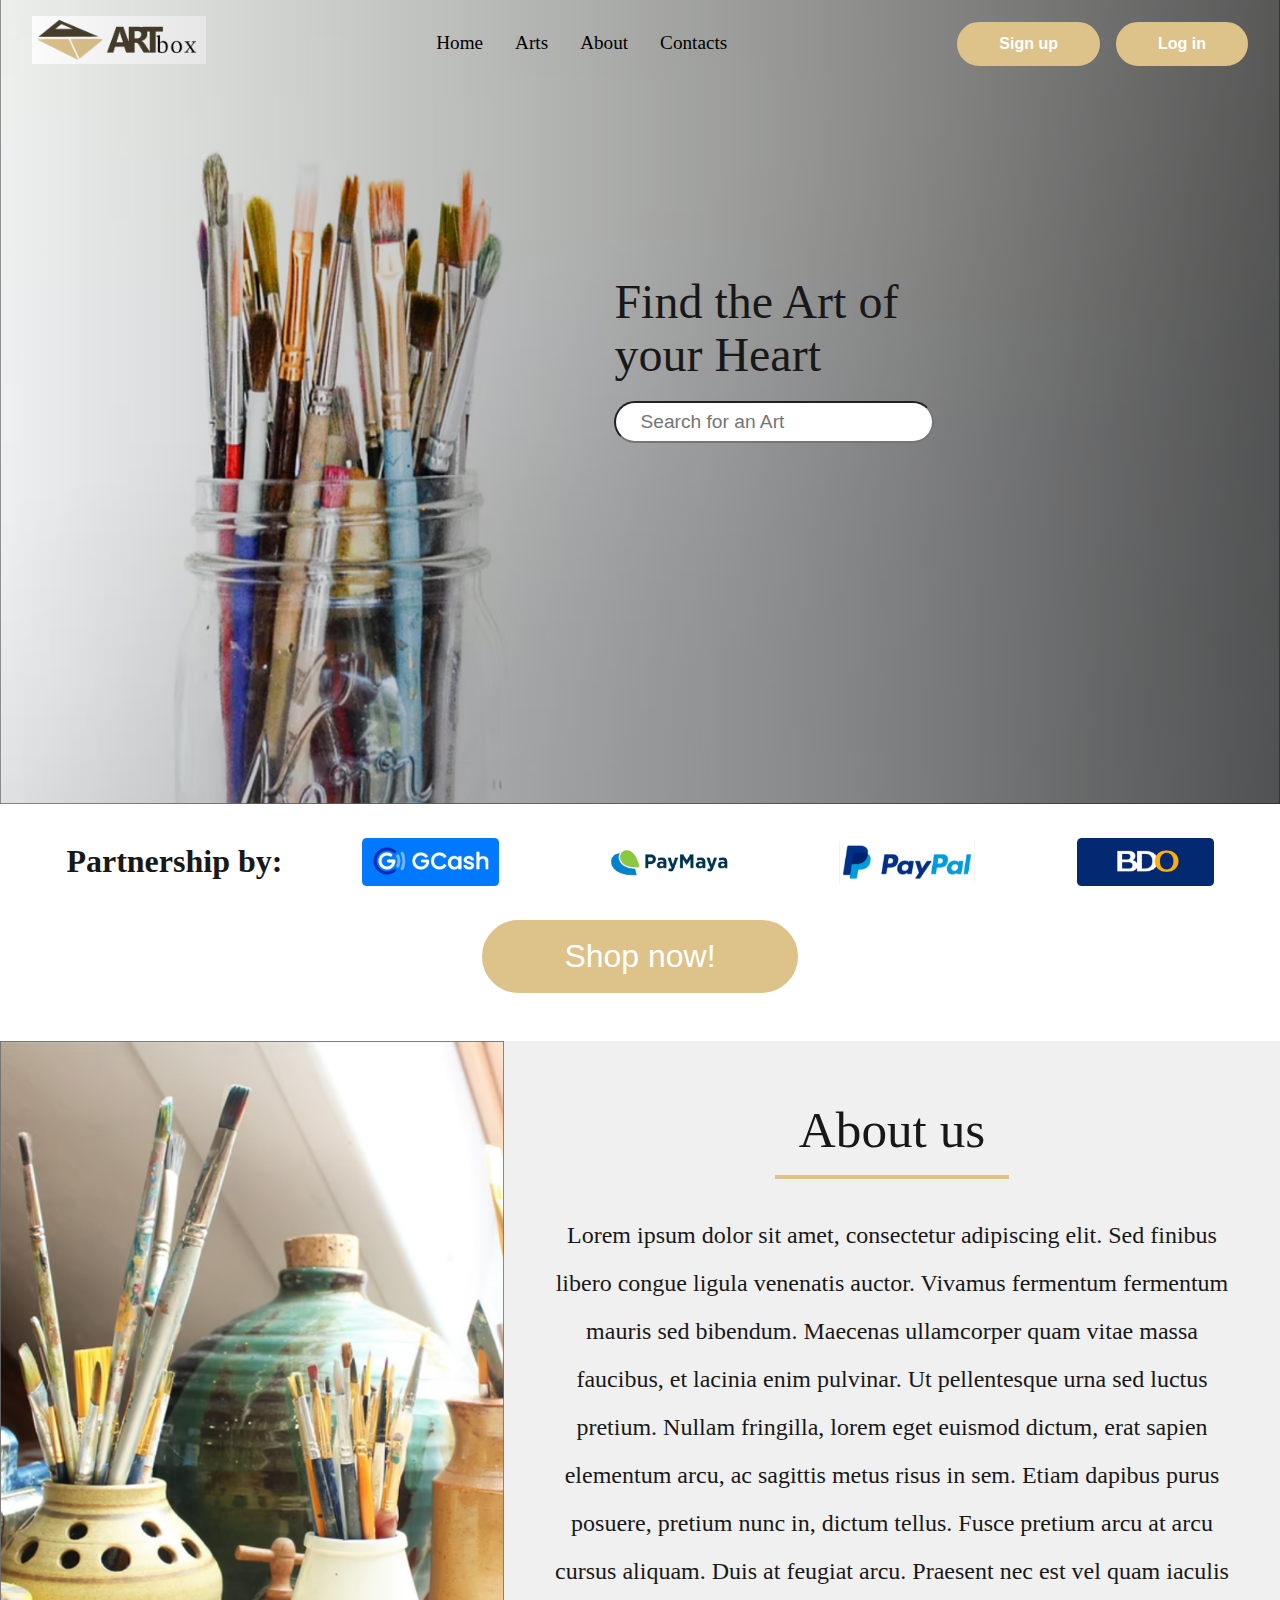
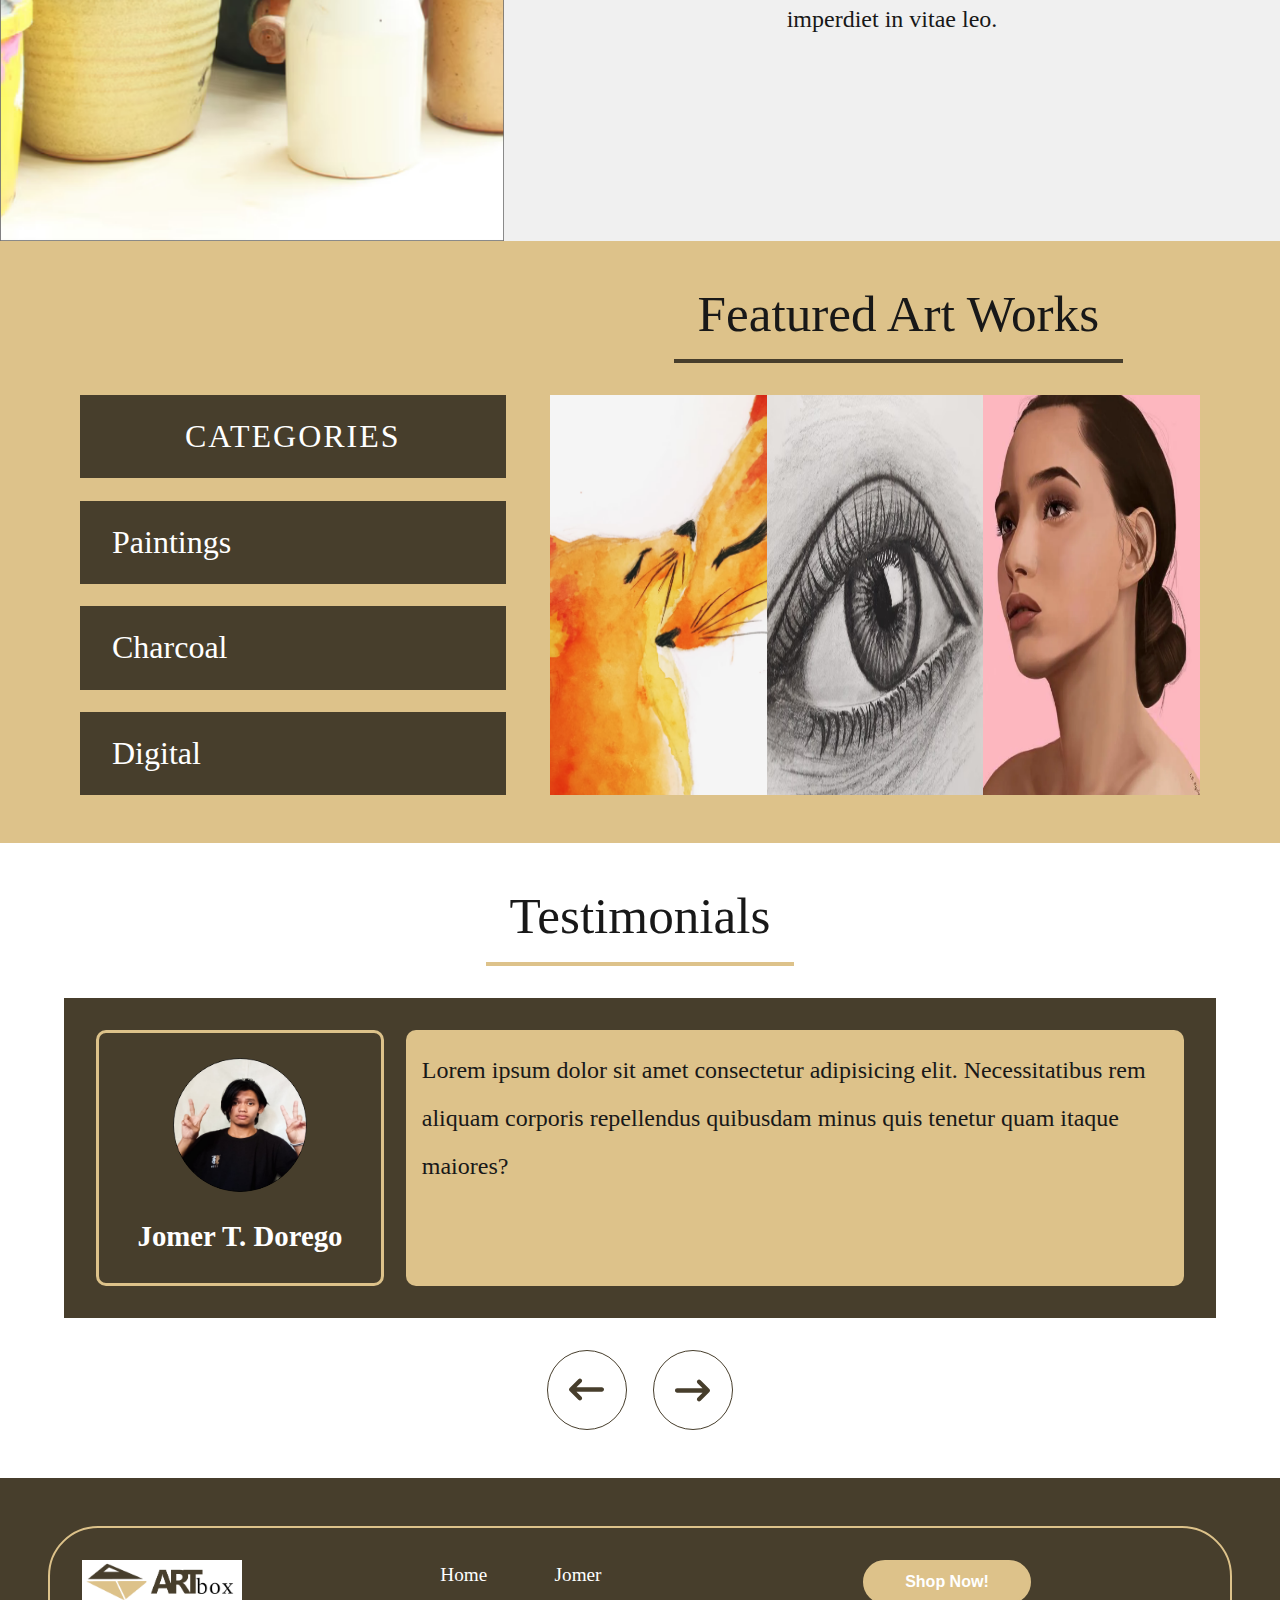
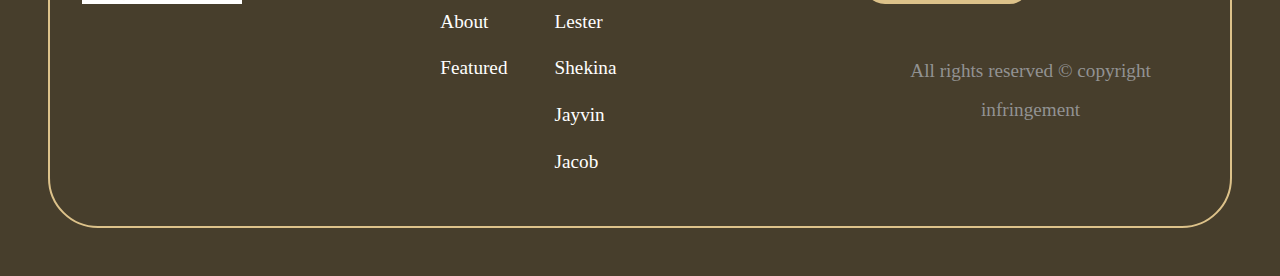
<file: index.html>
<!DOCTYPE html>
<html lang="en">
<head>
  <meta charset="UTF-8">
  <meta http-equiv="X-UA-Compatible" content="IE=edge">
  <meta name="viewport" content="width=device-width, initial-scale=1.0">
  <link rel="stylesheet" href="./style/css/style.css">
  <title>Art Box</title>
</head>
<body>
  <!-- HEADER -->
  <header class="header container">
    <div class="header__logo">
      <img src="./images/ArtboxLogo.PNG" alt="Logo">
    </div>

    <nav class="header__nav">
      <li><a href="./index.html">Home</a></li>
      <li><a href="./shop.html">Arts</a></li>
      <li><a href="./index.html#about">About</a></li>
      <li><a href="./contacts.html">Contacts</a></li>
    </nav>

    <div class="header__user">
      <a href="#"><button class="button">Sign up</button></a>
      <a href="/log-in.html"><button class="button">Log in</button></a>
      <!-- <div class="user-icon">
        <svg height="20" width="20" xmlns="http://www.w3.org/2000/svg" viewBox="0 0 448 512"><path fill="#ddc28a" d="M224 256c70.7 0 128-57.31 128-128s-57.3-128-128-128C153.3 0 96 57.31 96 128S153.3 256 224 256zM274.7 304H173.3C77.61 304 0 381.6 0 477.3c0 19.14 15.52 34.67 34.66 34.67h378.7C432.5 512 448 496.5 448 477.3C448 381.6 370.4 304 274.7 304z"/></svg>
      </div> -->
    </div>

    <div class="burger">
      <nav></nav>
      <nav></nav>
      <nav></nav>
    </div>

    <div class="header__menu">
      <div class="user-profile">
        <div class="user-icon">
          <svg height="20" width="20" xmlns="http://www.w3.org/2000/svg" viewBox="0 0 448 512"><path fill="#ddc28a" d="M224 256c70.7 0 128-57.31 128-128s-57.3-128-128-128C153.3 0 96 57.31 96 128S153.3 256 224 256zM274.7 304H173.3C77.61 304 0 381.6 0 477.3c0 19.14 15.52 34.67 34.66 34.67h378.7C432.5 512 448 496.5 448 477.3C448 381.6 370.4 304 274.7 304z"/></svg>
        </div>
        <a href="#user" class="user-name">User name</a>
      </div>

      <div class="menus">
        <li><a class="menu-links" href="./index.html">Home</a></li>
        <li><a class="menu-links" href="./shop.html">Arts</a></li>
        <li><a class="menu-links" href="./index.html#about">About</a></li>
        <li><a class="menu-links" href="./contacts.html">Contacts</a></li>
      </div>

      <div class="signup-btn">
        <button class="button menu-links">Sign up</button>
        <button class="button menu-links">Log in</button>
      </div>
    </div>
  </header>

  <!-- HOME -->
  <section class="home container" id="home">
    <div class="home__hero-cont">
      <div class="overlay"></div>
      <img class="hero-img" src="./images/hero image.png" alt="Hero Image">
      <div class="inputs">
        <h1>Find the Art of your Heart</h1>
        <input class="search-input" type="text" placeholder="Search for an Art" />
      </div>
    </div>
  </section>

  <!-- PARTNERSHIP -->
  <section class="partners container">
    <div class="p1">
      <h3 class="pb">Partnership by:</h3>
      <div class="partnerships-logos">
        <img src="./images/gcash icon.png" alt="gcash" class="p-logos">
        <img src="./images/paymaya logo.png" alt="paymaya" class="p-logos">
        <img src="./images/paypal logo.png" alt="paypal" class="p-logos">
        <img src="./images/bdo.png" alt="" class="p-logos">
      </div>
    </div>
    <a href="#arts"><button class="shopNow-btn">Shop now!</button></a>
  </section>

  <!-- ABOUT -->
  <section id="about" class="about container">
    <div class="about__img"></div>
    <div class="white-overlay"></div>
    <div class="about__contents">
      <h2 class="title1">About us</h2>
      <p> Lorem ipsum dolor sit amet, consectetur adipiscing elit. Sed finibus libero congue ligula venenatis auctor. Vivamus fermentum fermentum mauris sed bibendum. Maecenas ullamcorper quam vitae massa faucibus, et lacinia enim pulvinar. Ut pellentesque urna sed luctus pretium. Nullam fringilla, lorem eget euismod dictum, erat sapien elementum arcu, ac sagittis metus risus in sem. Etiam dapibus purus posuere, pretium nunc in, dictum tellus. Fusce pretium arcu at arcu cursus aliquam. Duis at feugiat arcu. Praesent nec est vel quam iaculis imperdiet in vitae leo.</p> 
    </div>
  </section>

  <!-- FEATURE -->
  <section id="feature" class="feature container">
    <h2 class="title2">Featured Art Works</h2>
    <div class="featured-content">
      <div class="featured-content__categs">
        <ul>
          <li class="title-categ">categories</li>
          <li>Paintings</li>
          <li>Charcoal</li>
          <li>Digital</li>
        </ul>
      </div>
      <div class="featured-content__art-works">
        <div class="feature-img-cont">
          <div class="feature-img"><img src="./images/paintings.png" alt="paintings"></div>
          <div class="feature-img"><img src="./images/charcoal.png" alt="charcoal"></div>
          <div class="feature-img"><img src="./images/digital.png" alt="digital"></div>
        </div>
      </div>
    </div>
  </section>

  <!-- TESTIMONIALS -->
  <section id="testimonials" class="testimonial container">
    <h2 class="title1">Testimonials</h2>
      <div class="testi-item-cont">
        <!-- javascript will generate the data  -->
      </div>
      <div class="slide-btn">
        <span class="prev-btn"><svg height="35" width="35" xmlns="http://www.w3.org/2000/svg" viewBox="0 0 512 512"><path d="M502.6 278.6l-128 128c-12.51 12.51-32.76 12.49-45.25 0c-12.5-12.5-12.5-32.75 0-45.25L402.8 288H32C14.31 288 0 273.7 0 255.1S14.31 224 32 224h370.8l-73.38-73.38c-12.5-12.5-12.5-32.75 0-45.25s32.75-12.5 45.25 0l128 128C515.1 245.9 515.1 266.1 502.6 278.6z"/></svg></span>
        <span class="next-btn"><svg height="35" width="35" xmlns="http://www.w3.org/2000/svg" viewBox="0 0 512 512"><path d="M502.6 278.6l-128 128c-12.51 12.51-32.76 12.49-45.25 0c-12.5-12.5-12.5-32.75 0-45.25L402.8 288H32C14.31 288 0 273.7 0 255.1S14.31 224 32 224h370.8l-73.38-73.38c-12.5-12.5-12.5-32.75 0-45.25s32.75-12.5 45.25 0l128 128C515.1 245.9 515.1 266.1 502.6 278.6z"/></svg></span>
      </div>
  </section>

  <!-- FOOTER -->
  <section id="footer" class="footer container">
    <main class="footer__content">
      <div class="logo-section">
        <div class="logo-cont">
          <img src="./images/ArtboxLogo.PNG" alt="Art box logo" class="logo">
        </div>
        <div class="social-logos">
          <ul>
            <li class="social-logo"><a href="#" class="fb"></a></li>
            <li class="social-logo"><a href="#" class="tt"></a></li>
            <li class="social-logo"><a href="#" class="in"></a></li>
            <li class="social-logo"><a href="#" class="ig"></a></li>
          </ul>
        </div>
      </div>
      <div class="links">
        <div class="page-links">
          <ul>
            <li><a href="./index.html">Home</a></li>
            <li><a href="./index.html#about">About</a></li>
            <li><a href="./index.html#feature">Featured</a></li>
          </ul>
        </div>
        <div class="person-links">
          <ul>
            <li><a href="#">Jomer</a></li>
            <li><a href="#">Lester</a></li>
            <li><a href="#">Shekina</a></li>
            <li><a href="#">Jayvin</a></li>
            <li><a href="#">Jacob</a></li>
          </ul>
        </div>
      </div>

      <div class="basta">
        <button class="button">Shop Now!</button>
        <p class="copy">All rights reserved &copy; copyright infringement</p>
      </div>
    </main>
  </section>
  <script src="./app/js/script.js"></script>
</body>
</html>
</file>
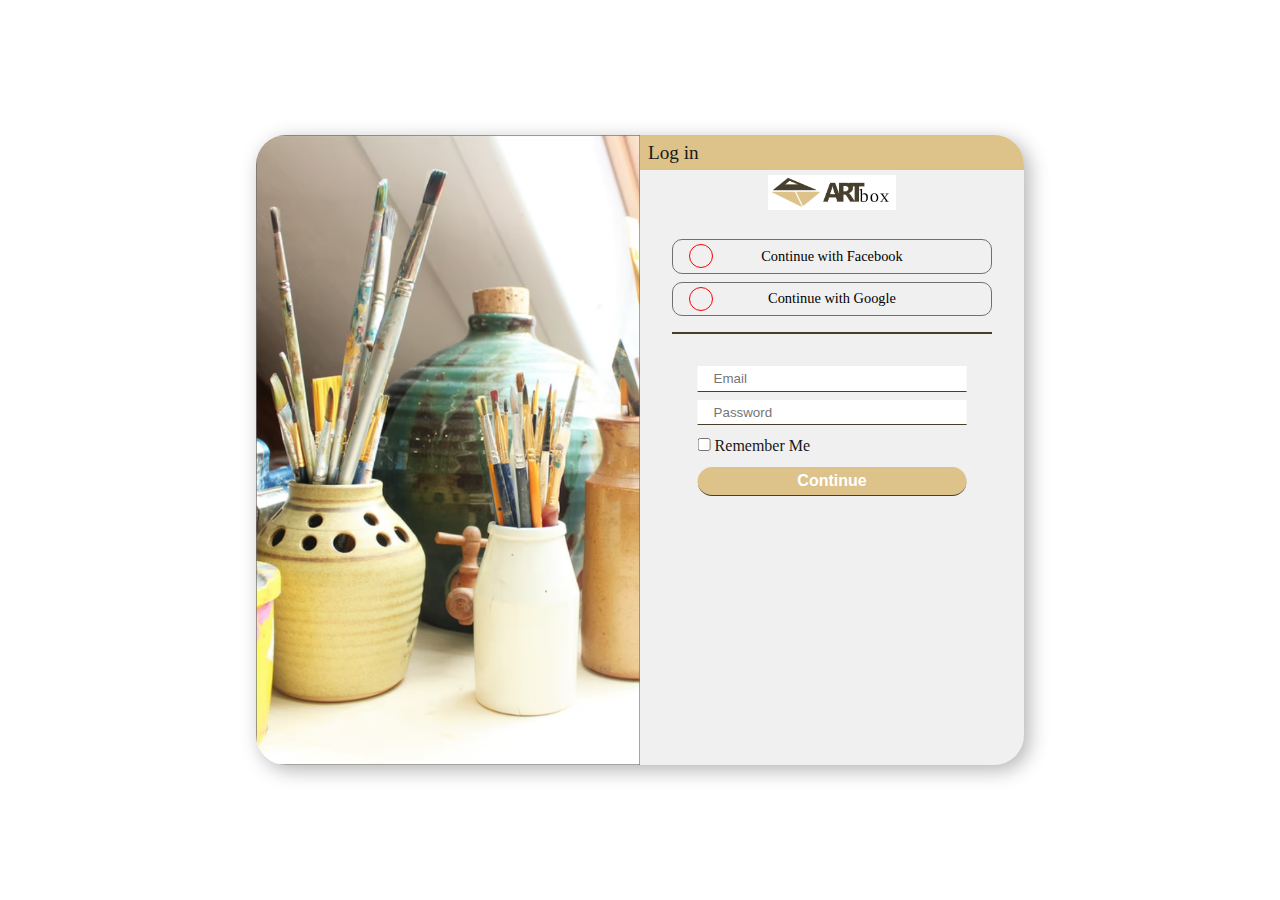
<file: log-in.html>
<!DOCTYPE html>
<html lang="en">
<head>
  <meta charset="UTF-8">
  <meta http-equiv="X-UA-Compatible" content="IE=edge">
  <meta name="viewport" content="width=device-width, initial-scale=1.0">
  <link rel="stylesheet" href="./style/css/style.css">
  <title>Art box - login</title>
</head>
<body>
  <section class="login-container">
    <div class="login-img">
      <img src="./images/about image.png" alt="Login Image">
    </div>

    <div class="login-form">
      <div class="login-nav">
        <p>Log in</p>
      </div>

      <div class="login-logo">
        <img src="./images/ArtboxLogo.PNG" alt="Logo">
      </div>

      <div class="login-link">
        <a href="#" class="cont-fb"><span class="img-fb"></span> Continue with Facebook</a>
        <a href="#" class="cont-g"><span class="img-g"></span> Continue with Google</a>
      </div>

      <form action="#">
        <div class="form-cont">
          <input type="text" name="email" placeholder="Email">
          <input type="password" name="password" placeholder="Password">
          <label for="rm">
            <input class="cb" type="checkbox" name="rm" value="Remeber me">
            <span>Remember Me</span> 
          </label>
          <input type="submit" class="button" name="submit" value="Continue">
        </div>
      </form>
    </div>
  </section>
</body>
</html>
</file>
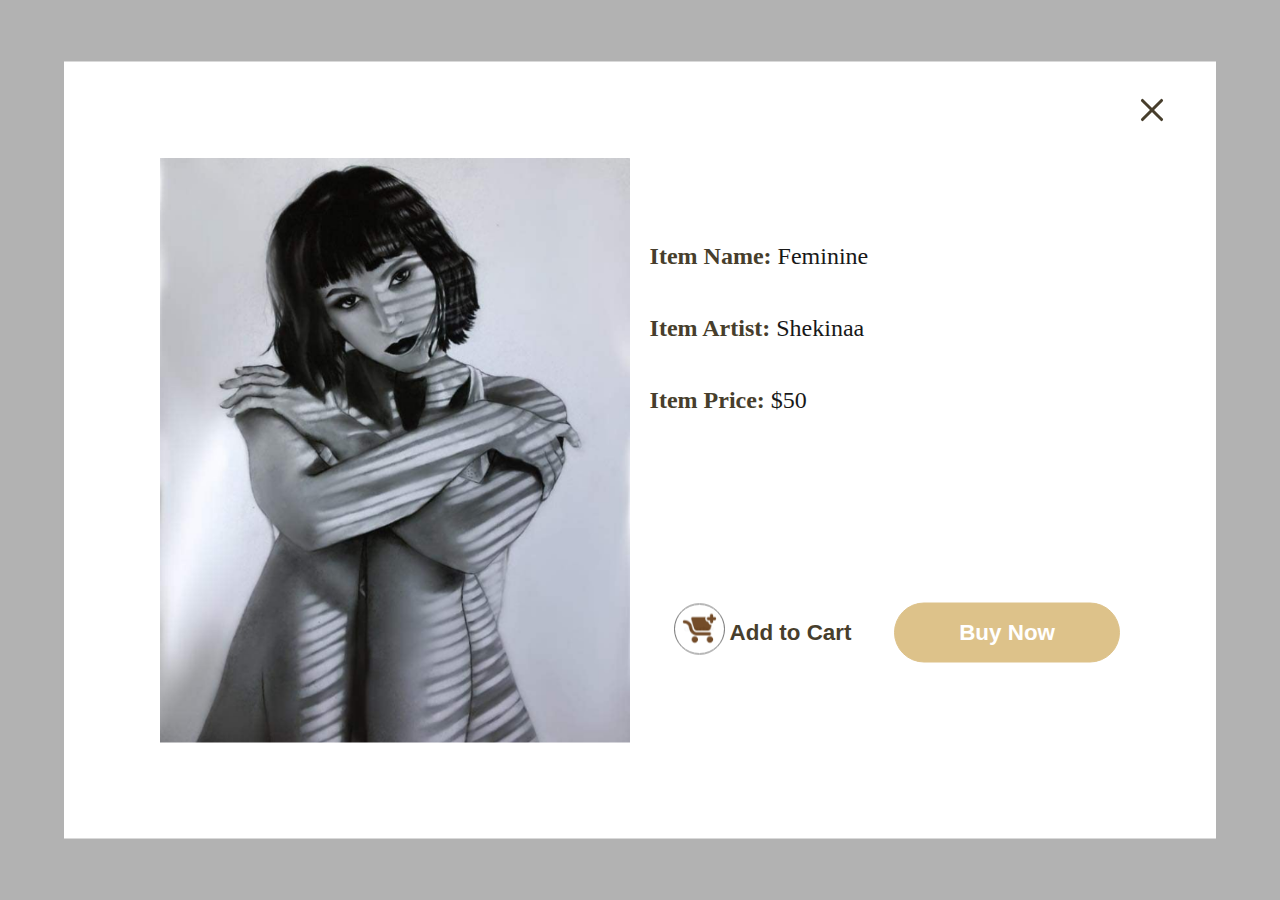
<file: place-order.html>
<!DOCTYPE html>
<html lang="en">
<head>
  <meta charset="UTF-8">
  <meta http-equiv="X-UA-Compatible" content="IE=edge">
  <meta name="viewport" content="width=device-width, initial-scale=1.0">
  <link rel="stylesheet" href="./style/css/style.css">
  <title>Art Box</title>
</head>
<body>
  <section class="place-order-modal">
    <div class="overlay"></div>
    <div class="modal-container">
      <div class="item-image">
        <img src="./images/charc1.png" alt="Charcoal 1">
      </div>
      <div class="item-details">
        <div class="item-info">
          <p><span>Item Name: </span>Feminine</p>
          <p><span>Item Artist: </span>Shekinaa</p>
          <p><span>Item Price: </span>$50</p>
        </div>

        <div class="item-btns">
          <button class="atc"> <span><img src="./images/add to cart.png" alt="atc"></span> Add to Cart</button>
          <button class="buy-now">Buy Now</button>
        </div>
      </div>
      
      <a href="./shop.html" class="close-btn">
        <span></span>
        <span></span>
      </a>
    </div>
  </section>
</body>
</html>
</file>
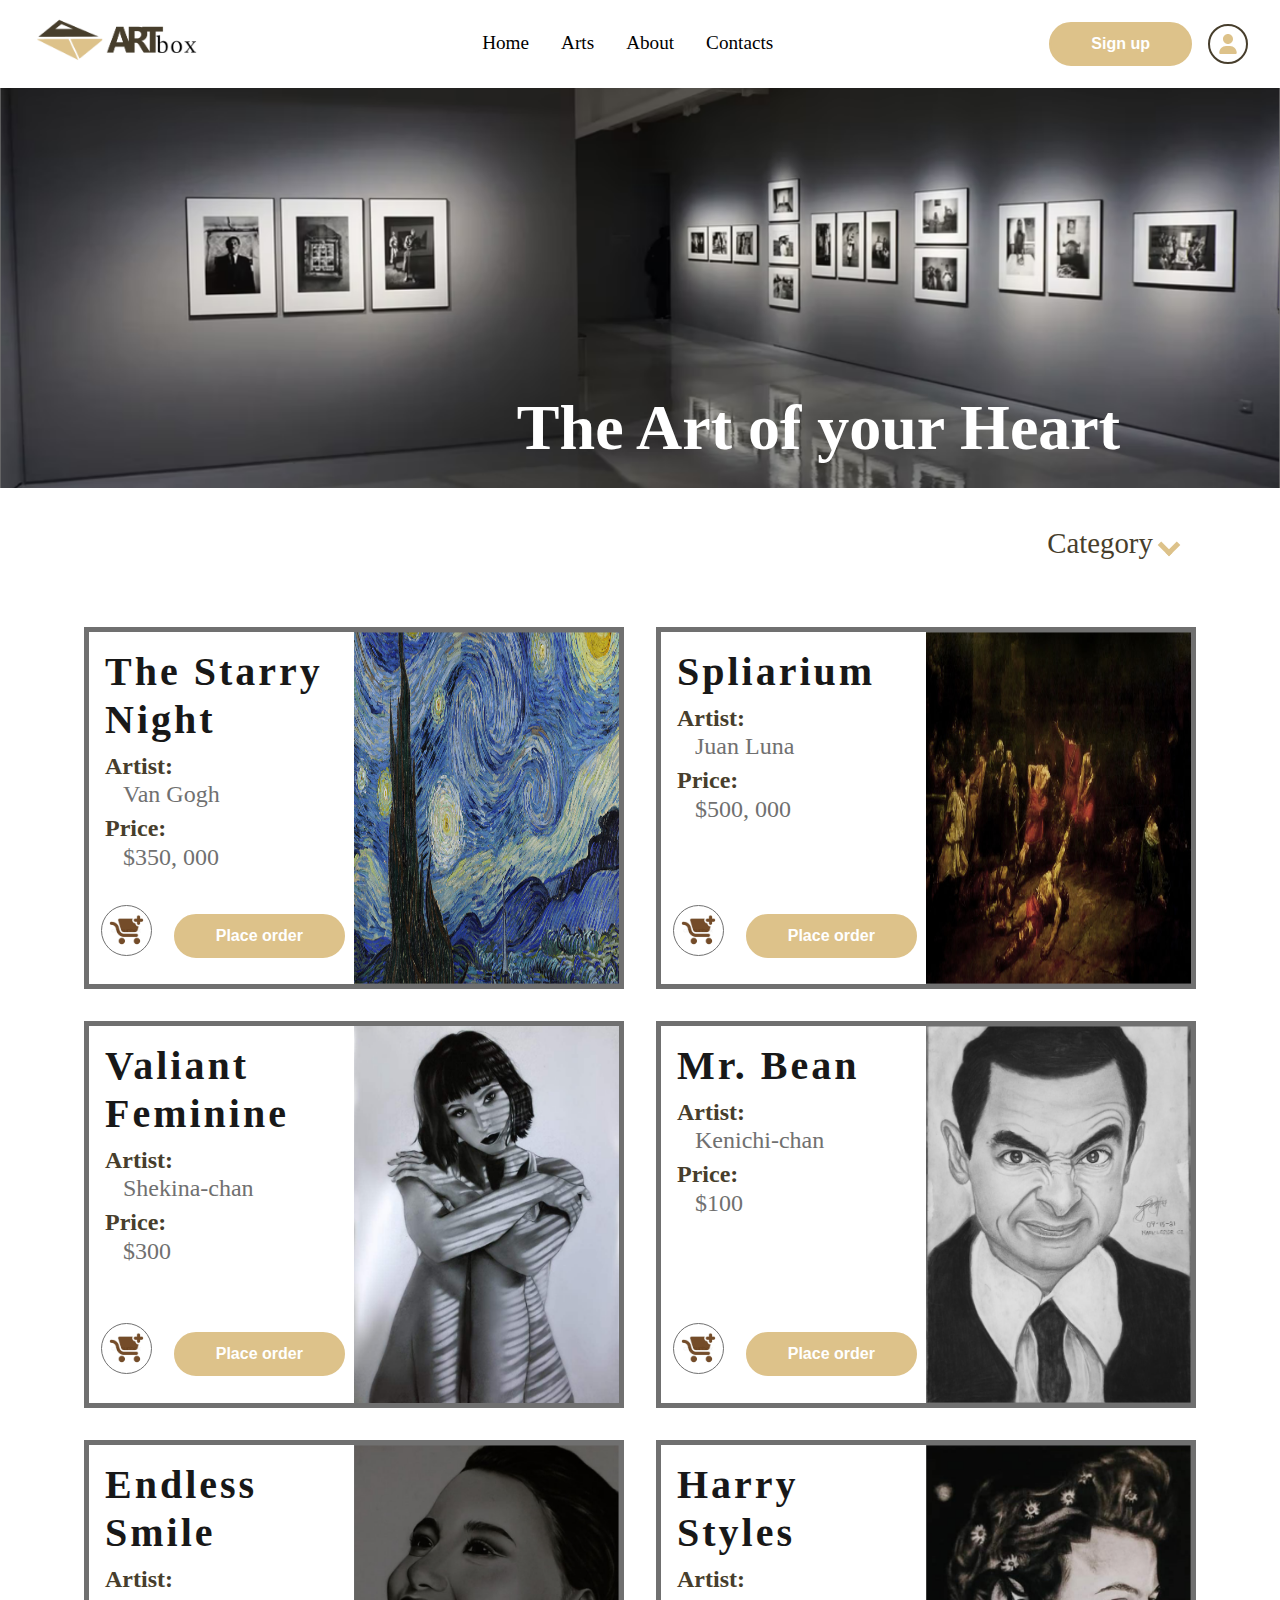
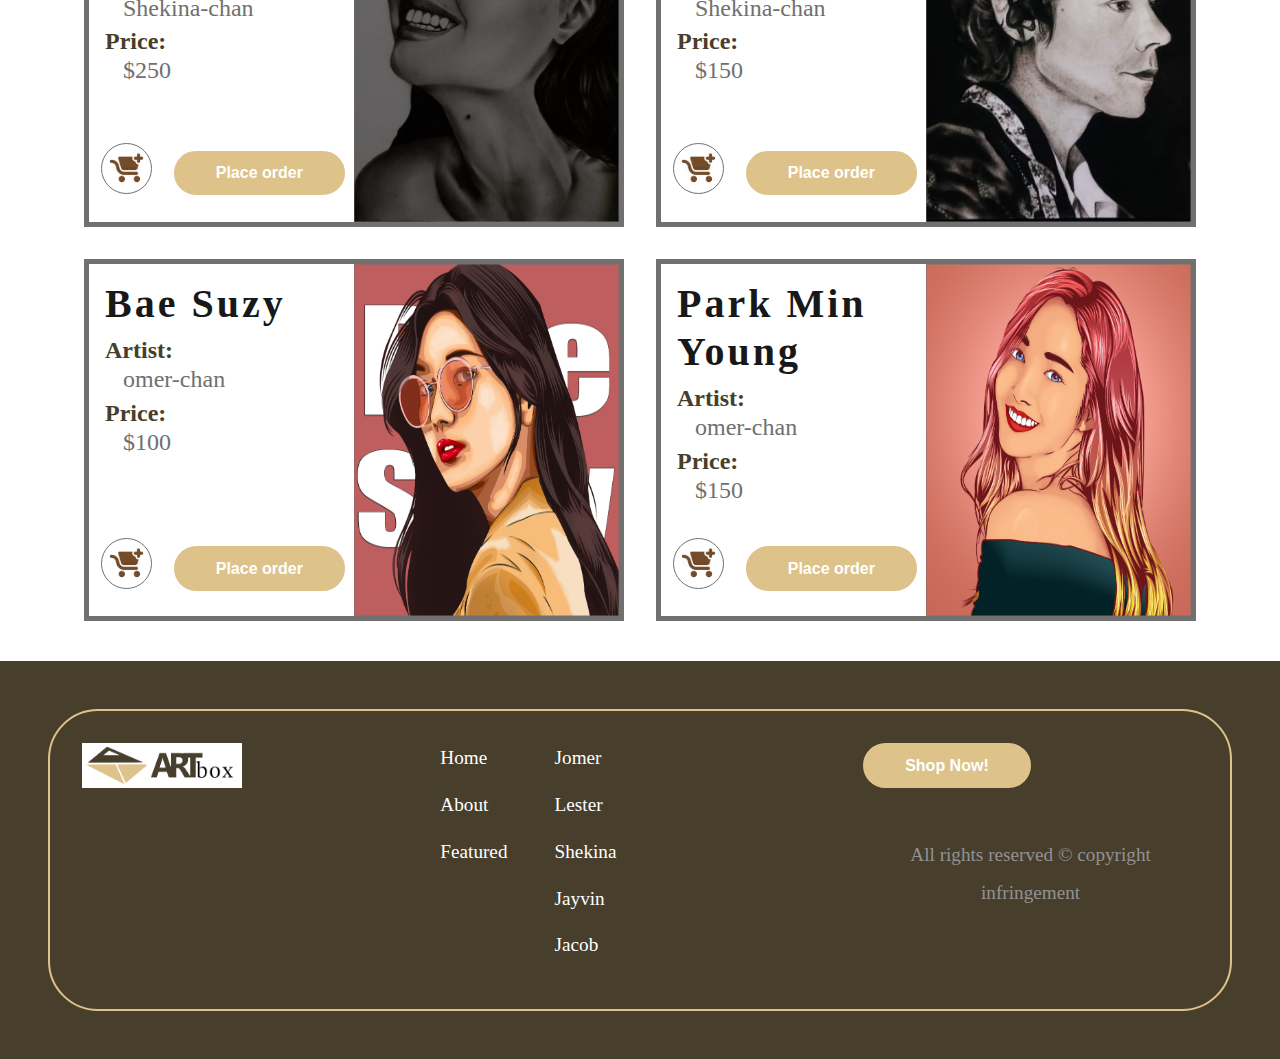
<file: shop.html>
<!DOCTYPE html>
<html lang="en">
<head>
  <meta charset="UTF-8">
  <meta http-equiv="X-UA-Compatible" content="IE=edge">
  <meta name="viewport" content="width=device-width, initial-scale=1.0">
  <link rel="stylesheet" href="./style/css/style.css">
  <title>Art Box</title>
</head>
<body>
  <!-- HEADER -->
  <header class="header container">
    <div class="header__logo">
      <img src="./images/ArtboxLogo.PNG" alt="Logo">
    </div>

    <nav class="header__nav">
      <li><a href="./index.html">Home</a></li>
      <li><a href="./shop.html">Arts</a></li>
      <li><a href="./index.html#about">About</a></li>
      <li><a href="./contacts.html">Contacts</a></li>
    </nav>

    <div class="header__user">
      <button class="button">Sign up</button>
      <div class="user-icon">
        <svg height="20" width="20" xmlns="http://www.w3.org/2000/svg" viewBox="0 0 448 512"><path fill="#ddc28a" d="M224 256c70.7 0 128-57.31 128-128s-57.3-128-128-128C153.3 0 96 57.31 96 128S153.3 256 224 256zM274.7 304H173.3C77.61 304 0 381.6 0 477.3c0 19.14 15.52 34.67 34.66 34.67h378.7C432.5 512 448 496.5 448 477.3C448 381.6 370.4 304 274.7 304z"/></svg>
      </div>
    </div>

    <div class="burger">
      <nav></nav>
      <nav></nav>
      <nav></nav>
    </div>

    <div class="header__menu">
      <div class="user-profile">
        <div class="user-icon">
          <svg height="20" width="20" xmlns="http://www.w3.org/2000/svg" viewBox="0 0 448 512"><path fill="#ddc28a" d="M224 256c70.7 0 128-57.31 128-128s-57.3-128-128-128C153.3 0 96 57.31 96 128S153.3 256 224 256zM274.7 304H173.3C77.61 304 0 381.6 0 477.3c0 19.14 15.52 34.67 34.66 34.67h378.7C432.5 512 448 496.5 448 477.3C448 381.6 370.4 304 274.7 304z"/></svg>
        </div>
        <a href="#user" class="user-name">User name</a>
      </div>

      <div class="menus">
        <li><a class="menu-links" href="./index.html">Home</a></li>
        <li><a class="menu-links" href="./shop.html">Arts</a></li>
        <li><a class="menu-links" href="./index.html#about">About</a></li>
        <li><a class="menu-links" href="./contacts.html">Contacts</a></li>
      </div>

      <div class="signup-btn">
        <button class="button menu-links">Sign up</button>
      </div>
    </div>
  </header>

  <section id="shop-section" class="shop-section container">
    <!-- Shop hero Image -->
    <div class="shop-img">
      <img src="./images/art gallery.png" class="img-shop" alt="Art Gallery">
      <h4 class="shop-img-txt">The Art of your Heart</h4>
    </div>

    <div class="options">
      <div class="category">
        <div class="categ-btn">Category<span class="categ-span"></span></div>
        <ul class="categ-body">
          <!-- javascrip will provide the data. -->
        </ul>
      </div>
      <div class="sort"></div>
    </div>

    <!-- Art container -->
    <div class="arts-container">
      <!-- each art -->
      <!-- javascrip will provide the data. -->
    </div>
  </section>
  <!-- FOOTER -->
  <section id="footer" class="footer container">
    <main class="footer__content">
      <div class="logo-section">
        <div class="logo-cont">
          <img src="./images/ArtboxLogo.PNG" alt="Art box logo" class="logo">
        </div>
        <div class="social-logos">
          <ul>
            <li class="social-logo"><a href="#" class="fb"></a></li>
            <li class="social-logo"><a href="#" class="tt"></a></li>
            <li class="social-logo"><a href="#" class="in"></a></li>
            <li class="social-logo"><a href="#" class="ig"></a></li>
          </ul>
        </div>
      </div>
      <div class="links">
        <div class="page-links">
          <ul>
            <li><a href="./index.html">Home</a></li>
            <li><a href="./index.html#about">About</a></li>
            <li><a href="./index.html#feature">Featured</a></li>
          </ul>
        </div>
        <div class="person-links">
          <ul>
            <li><a href="#">Jomer</a></li>
            <li><a href="#">Lester</a></li>
            <li><a href="#">Shekina</a></li>
            <li><a href="#">Jayvin</a></li>
            <li><a href="#">Jacob</a></li>
          </ul>
        </div>
      </div>

      <div class="basta">
        <button class="button">Shop Now!</button>
        <p class="copy">All rights reserved &copy; copyright infringement</p>
      </div>
    </main>
  </section>
  <script src="./app/js/shop.js"></script>
</body>
</html>
</file>
<file: style/css/style.css>
*,
*::before,
*::after {
  padding: 0;
  margin: 0;
  -webkit-box-sizing: border-box;
          box-sizing: border-box;
}

html {
  font-size: 100%;
  scroll-behavior: smooth;
}

body {
  padding: 0;
  margin: 0;
  font-family: "Segoe UI", Tahoma, Geneva, Verdana, sans-serif;
  font-family: "Stika Banner";
  font-size: 16px;
  line-height: 1.6;
  color: #181818;
}

.container {
  max-width: 1440px;
  margin: auto;
}

a,
a:visited,
a:active {
  color: black;
  font-size: 1.2rem;
  text-decoration: none;
  margin: 0;
}

li {
  list-style-type: none;
}

button,
.button,
.buttons {
  padding: 0.7rem 2.5rem;
  border-radius: 100px;
  border: none;
  background-color: #ddc28a;
  font-size: 1rem;
  font-weight: bold;
  color: white;
  border: 2px solid #ddc28a;
}

button:hover,
.button:hover,
.buttons:hover {
  background-color: white;
  border: 2px solid #473e2c;
  cursor: pointer;
  -webkit-transition: all 200ms ease-in-out;
  transition: all 200ms ease-in-out;
  color: #473e2c;
}

.user-icon {
  display: -webkit-box;
  display: -ms-flexbox;
  display: flex;
  -webkit-box-pack: center;
      -ms-flex-pack: center;
          justify-content: center;
  -webkit-box-align: center;
      -ms-flex-align: center;
          align-items: center;
  height: 2.5rem;
  width: 2.5rem;
  border: 2px solid #473e2c;
  border-radius: 50%;
  -webkit-transition: all 250ms ease-in-out;
  transition: all 250ms ease-in-out;
  cursor: pointer;
}

.user-icon:hover {
  border: none;
  background-color: #ddc28a;
}

.user-icon:hover svg path {
  fill: white;
}

h1 {
  font-size: 3rem;
  font-weight: 300;
  line-height: 1.1;
  margin-bottom: 1.2rem;
}

@media (max-width: 63.9375rem) {
  h1 {
    font-size: 2.5rem;
  }
}

@media (max-width: 39.9375rem) {
  h1 {
    font-size: 2.3rem;
  }
}

@media (max-width: 23.9375rem) {
  h1 {
    font-size: 2.2rem;
  }
}

.scroll-none {
  overflow: hidden;
}

.title1 {
  font-size: 3.2rem;
  padding: 0 1.5rem 0.3rem;
  border-bottom: 4px solid #ddc28a;
  font-weight: 300;
  display: inline-block;
  margin-bottom: 2rem;
}

@media (max-width: 39.9375rem) {
  .title1 {
    font-size: 2rem;
  }
}

.title2 {
  font-size: 3.2rem;
  padding: 0 1.5rem 0.3rem;
  border-bottom: 4px solid #473e2c;
  font-weight: 300;
  display: inline-block;
  margin-bottom: 2rem;
}

h3 {
  font-size: 2rem;
}

p {
  font-size: 1.5rem;
  line-height: 2;
}

@media (max-width: 63.9375rem) {
  p {
    line-height: 1.5;
  }
}

@media (max-width: 39.9375rem) {
  p {
    font-size: 1.3rem;
    line-height: 1.8;
  }
}

.header {
  padding: 1rem 2rem;
  display: -webkit-box;
  display: -ms-flexbox;
  display: flex;
  -webkit-box-pack: justify;
      -ms-flex-pack: justify;
          justify-content: space-between;
  -webkit-box-align: center;
      -ms-flex-align: center;
          align-items: center;
  z-index: 3;
}

@media (max-width: 23.9375rem) {
  .header {
    padding: 1rem;
  }
}

.header__logo img {
  height: 3rem;
  width: auto;
}

@media (max-width: 39.9375rem) {
  .header__logo img {
    height: 2.5rem;
  }
}

.header__nav {
  display: -webkit-box;
  display: -ms-flexbox;
  display: flex;
  position: inherit;
  z-index: 3;
  gap: 2rem;
  padding: 0.2rem 1rem;
}

@media (max-width: 39.9375rem) {
  .header__nav {
    display: none;
  }
}

.header__nav a:hover {
  color: #ddc28a;
  -webkit-transition: color 200ms ease-in;
  transition: color 200ms ease-in;
}

.header__user {
  display: -webkit-box;
  display: -ms-flexbox;
  display: flex;
  gap: 1rem;
  -webkit-box-pack: justify;
      -ms-flex-pack: justify;
          justify-content: space-between;
  -webkit-box-align: center;
      -ms-flex-align: center;
          align-items: center;
  position: inherit;
  z-index: 3;
}

@media (max-width: 63.9375rem) {
  .header__user {
    display: none;
  }
}

.header .burger {
  display: -webkit-box;
  display: -ms-flexbox;
  display: flex;
  -webkit-box-orient: vertical;
  -webkit-box-direction: normal;
      -ms-flex-direction: column;
          flex-direction: column;
  gap: 0.4rem;
  -webkit-transition: all 250ms ease-in-out;
  transition: all 250ms ease-in-out;
  cursor: pointer;
  z-index: 99;
}

@media (min-width: 64rem) {
  .header .burger {
    display: none;
  }
}

.header .burger nav {
  height: 0.3rem;
  width: 2.2rem;
  background-color: #473e2c;
  border-radius: 100px;
}

.header .burger-open {
  position: relative;
  -webkit-box-pack: center;
      -ms-flex-pack: center;
          justify-content: center;
  -webkit-box-align: center;
      -ms-flex-align: center;
          align-items: center;
  -webkit-transition: all 250ms ease-in-out;
  transition: all 250ms ease-in-out;
  height: 1rem;
  width: 1rem;
}

.header .burger-open nav:first-child {
  position: absolute;
  -webkit-transform: rotate(45deg);
          transform: rotate(45deg);
}

.header .burger-open nav:nth-child(2) {
  opacity: 0;
}

.header .burger-open nav:last-child {
  position: absolute;
  -webkit-transform: rotate(-45deg);
          transform: rotate(-45deg);
}

.header__menu {
  position: absolute;
  background-color: white;
  top: -100%;
  left: 0;
  right: 0;
  -webkit-transition: all 300ms ease-in-out;
  transition: all 300ms ease-in-out;
  z-index: 97;
  height: 100%;
}

@media (min-width: 64rem) {
  .header__menu {
    display: none;
  }
}

.header__menu .user-profile {
  display: -webkit-box;
  display: -ms-flexbox;
  display: flex;
  gap: 1.5rem;
  -webkit-box-align: center;
      -ms-flex-align: center;
          align-items: center;
  padding: 2rem;
  background-color: #ddc28a;
}

.header__menu .user-profile .user-name {
  color: white;
  font-size: 1.5rem;
  -webkit-transition: color 250ms ease-in-out;
  transition: color 250ms ease-in-out;
}

.header__menu .user-profile .user-name:hover {
  color: #473e2c;
}

.header__menu .user-profile .user-icon {
  border: 2px solid white;
}

.header__menu .user-profile .user-icon svg path {
  fill: white;
}

.header__menu .user-profile .user-icon:hover {
  background-color: white;
}

.header__menu .user-profile .user-icon:hover svg path {
  fill: #ddc28a;
}

.header__menu li {
  padding: 1rem;
  border-bottom: 1px solid #ddc28a;
  -webkit-transition: all 250ms ease-in-out;
  transition: all 250ms ease-in-out;
}

.header__menu li a {
  font-size: 1.2rem;
  -webkit-transition: all 250ms ease-in-out;
  transition: all 250ms ease-in-out;
}

.header__menu li:hover {
  background-color: #ddc28a;
  -webkit-transform: scale(110%);
          transform: scale(110%);
}

.header__menu li:hover a {
  color: white;
}

@media (max-width: 39.9375rem) {
  .header__menu li:hover a {
    margin-left: 2rem;
  }
}

.header__menu .menus {
  text-align: center;
}

@media (max-width: 39.9375rem) {
  .header__menu .menus {
    text-align: left;
  }
}

.header__menu .signup-btn {
  position: relative;
  width: 100%;
  text-align: center;
  padding: 1rem;
}

@media (max-width: 39.9375rem) {
  .header__menu .signup-btn {
    text-align: left;
  }
}

.header .menu-open {
  display: initial;
  top: 0;
}

@media (min-width: 64rem) {
  .header .menu-open {
    display: none;
  }
}

.home {
  margin-top: -6rem;
  width: 100%;
}

.home__hero-cont {
  width: 100%;
  position: relative;
  height: 50.8rem;
  overflow: hidden;
}

.home__hero-cont .hero-img {
  position: absolute;
  margin: 0;
  width: 100%;
  height: 100%;
  z-index: -3;
}

@media (max-width: 63.9375rem) {
  .home__hero-cont .hero-img {
    width: 70rem;
    margin-left: -7rem;
  }
}

@media (max-width: 39.9375rem) {
  .home__hero-cont .hero-img {
    margin-left: -18rem;
  }
}

@media (max-width: 23.9375rem) {
  .home__hero-cont .hero-img {
    margin-left: -18.5rem;
  }
}

.home__hero-cont .inputs {
  position: absolute;
  width: 20rem;
  right: 27%;
  top: 35%;
}

@media (max-width: 63.9375rem) {
  .home__hero-cont .inputs {
    top: 40%;
    width: 15rem;
    right: 20%;
  }
}

@media (max-width: 39.9375rem) {
  .home__hero-cont .inputs {
    right: 5%;
  }
}

@media (max-width: 23.9375rem) {
  .home__hero-cont .inputs {
    top: 40%;
    right: 0%;
  }
}

.home__hero-cont .inputs .search-input {
  padding: 0.5rem 1.5rem;
  font-size: 1.2rem;
  border-radius: 100px;
  width: 20rem;
}

@media (max-width: 39.9375rem) {
  .home__hero-cont .inputs .search-input {
    width: 15rem;
  }
}

.home__hero-cont .overlay {
  position: absolute;
  background: #020024;
  background: -webkit-gradient(linear, left top, right top, from(rgba(2, 0, 36, 0)), to(rgba(0, 0, 0, 0.613883)));
  background: linear-gradient(90deg, rgba(2, 0, 36, 0) 0%, rgba(0, 0, 0, 0.613883) 100%);
  top: 0;
  left: 0;
  bottom: 0;
  right: 0;
}

.partners {
  text-align: center;
  margin-bottom: 3rem;
}

.partners .p1 {
  display: -webkit-box;
  display: -ms-flexbox;
  display: flex;
  padding: 2rem;
  -webkit-box-align: center;
      -ms-flex-align: center;
          align-items: center;
  -webkit-box-pack: center;
      -ms-flex-pack: center;
          justify-content: center;
  gap: 5rem;
}

@media (max-width: 63.9375rem) {
  .partners .p1 .pb {
    display: none;
  }
}

.partners .p1 .partnerships-logos {
  display: -webkit-box;
  display: -ms-flexbox;
  display: flex;
  -webkit-box-pack: justify;
      -ms-flex-pack: justify;
          justify-content: space-between;
  -webkit-box-align: center;
      -ms-flex-align: center;
          align-items: center;
  width: 70%;
  -ms-flex-wrap: wrap;
      flex-wrap: wrap;
}

@media (max-width: 63.9375rem) {
  .partners .p1 .partnerships-logos {
    min-width: 90%;
  }
}

@media (max-width: 39.9375rem) {
  .partners .p1 .partnerships-logos {
    -webkit-box-pack: space-evenly;
        -ms-flex-pack: space-evenly;
            justify-content: space-evenly;
    gap: 1rem 0;
  }
}

.partners .p1 .partnerships-logos .p-logos {
  width: 16%;
}

@media (max-width: 63.9375rem) {
  .partners .p1 .partnerships-logos .p-logos {
    min-width: 16%;
  }
}

@media (max-width: 39.9375rem) {
  .partners .p1 .partnerships-logos .p-logos {
    min-width: 35%;
  }
}

.partners .shopNow-btn {
  font-size: 2rem;
  padding: 1rem 5rem;
  font-weight: 300;
}

@media (max-width: 51.9375rem) {
  .partners .shopNow-btn {
    padding: 1rem 3rem;
    font-size: 1.5rem;
  }
}

.about {
  position: relative;
  display: -webkit-box;
  display: -ms-flexbox;
  display: flex;
  max-height: 50rem;
  overflow: hidden;
  -webkit-box-pack: justify;
      -ms-flex-pack: justify;
          justify-content: space-between;
}

.about__img {
  height: 50rem;
  min-width: 35%;
  min-width: 31.5rem;
  background-image: url("../../images/about image.png");
  background-size: 100% 100%;
  overflow: hidden;
}

@media (max-width: 63.9375rem) {
  .about__img {
    width: 100%;
    min-width: 100%;
  }
}

.about .white-overlay {
  width: 92%;
  height: 92%;
  position: absolute;
  background-color: white;
  left: 50%;
  top: 50%;
  -webkit-transform: translate(-50%, -50%);
          transform: translate(-50%, -50%);
  border-radius: 50px;
  opacity: 0.4;
}

@media (min-width: 40rem) {
  .about .white-overlay {
    width: 88%;
    height: 88%;
  }
}

@media (min-width: 64rem) {
  .about .white-overlay {
    display: none;
  }
}

.about__contents {
  position: relative;
  text-align: center;
  padding: 3rem;
  background-color: rgba(112, 112, 112, 0.1);
}

@media (max-width: 63.9375rem) {
  .about__contents {
    position: absolute;
    width: 88%;
    height: 88%;
    position: absolute;
    left: 50%;
    top: 50%;
    -webkit-transform: translate(-50%, -50%);
            transform: translate(-50%, -50%);
    border-radius: 50px;
  }
}

@media (max-width: 39.9375rem) {
  .about__contents {
    padding: 0.5rem;
  }
}

.feature {
  padding: 2rem 5rem;
  background-color: #ddc28a;
  -webkit-box-pack: justify;
      -ms-flex-pack: justify;
          justify-content: space-between;
  -webkit-box-align: center;
      -ms-flex-align: center;
          align-items: center;
  padding-bottom: 3rem;
  margin-bottom: 2rem;
}

@media (max-width: 63.9375rem) {
  .feature {
    padding: 4rem 1rem;
  }
}

.feature .title2 {
  position: relative;
  left: 53%;
}

@media (max-width: 63.9375rem) {
  .feature .title2 {
    font-size: 3rem;
    -webkit-transform: translate(-50%, -50%);
            transform: translate(-50%, -50%);
    margin-bottom: 0;
  }
}

@media (max-width: 39.9375rem) {
  .feature .title2 {
    font-size: 2rem;
  }
}

.feature .featured-content {
  display: -webkit-box;
  display: -ms-flexbox;
  display: flex;
  -webkit-box-pack: justify;
      -ms-flex-pack: justify;
          justify-content: space-between;
}

@media (max-width: 39.9375rem) {
  .feature .featured-content {
    -webkit-box-orient: vertical;
    -webkit-box-direction: normal;
        -ms-flex-direction: column;
            flex-direction: column;
    -webkit-box-align: center;
        -ms-flex-align: center;
            align-items: center;
    gap: 3rem;
  }
}

.feature .featured-content__categs {
  width: 38%;
}

@media (max-width: 39.9375rem) {
  .feature .featured-content__categs {
    width: 100%;
  }
}

.feature .featured-content__categs ul {
  height: 100%;
  display: -webkit-box;
  display: -ms-flexbox;
  display: flex;
  -webkit-box-orient: vertical;
  -webkit-box-direction: normal;
      -ms-flex-direction: column;
          flex-direction: column;
  -webkit-box-pack: justify;
      -ms-flex-pack: justify;
          justify-content: space-between;
  -webkit-box-align: center;
      -ms-flex-align: center;
          align-items: center;
}

@media (max-width: 39.9375rem) {
  .feature .featured-content__categs ul {
    gap: 1rem;
  }
}

.feature .featured-content__categs ul .title-categ {
  text-transform: uppercase;
  letter-spacing: 2px;
  text-align: center;
}

.feature .featured-content__categs ul li {
  padding: 1rem 2rem;
  width: 100%;
  background-color: #473e2c;
  color: white;
  font-size: 2rem;
}

@media (max-width: 63.9375rem) {
  .feature .featured-content__categs ul li {
    font-size: 1.8rem;
  }
}

@media (max-width: 39.9375rem) {
  .feature .featured-content__categs ul li {
    font-size: 1.4rem;
  }
}

.feature .featured-content__art-works {
  width: 58%;
}

@media (max-width: 39.9375rem) {
  .feature .featured-content__art-works {
    width: 100%;
  }
}

.feature .featured-content__art-works .feature-img-cont {
  width: 100%;
  height: 25rem;
  display: -webkit-box;
  display: -ms-flexbox;
  display: flex;
}

.feature .featured-content__art-works .feature-img {
  width: 33.3333333%;
  overflow: hidden;
}

.feature .featured-content__art-works .feature-img img {
  width: 100%;
  height: 100%;
  -webkit-transform: scale(1.2);
          transform: scale(1.2);
  -webkit-transition: -webkit-transform 300ms ease-in-out;
  transition: -webkit-transform 300ms ease-in-out;
  transition: transform 300ms ease-in-out;
  transition: transform 300ms ease-in-out, -webkit-transform 300ms ease-in-out;
}

.feature .featured-content__art-works .feature-img img:hover {
  -webkit-transform: scale(1);
          transform: scale(1);
}

.testimonial {
  text-align: center;
  margin-bottom: 3rem;
}

.testimonial .testi-item-cont {
  width: 90%;
  position: relative;
  margin: 0 auto;
  height: 20rem;
  max-height: 20rem;
  overflow: hidden;
  -webkit-transition: all 300ms ease-in-out;
  transition: all 300ms ease-in-out;
  margin-bottom: 2rem;
}

@media (max-width: 51.9375rem) {
  .testimonial .testi-item-cont {
    min-height: 35rem;
  }
}

.testimonial .testi-item {
  position: absolute;
  width: 100%;
  height: 100%;
  padding: 2rem;
  display: -webkit-box;
  display: -ms-flexbox;
  display: flex;
  gap: 2%;
  background-color: #473e2c;
  -webkit-transition: -webkit-transform 500ms ease-in-out;
  transition: -webkit-transform 500ms ease-in-out;
  transition: transform 500ms ease-in-out;
  transition: transform 500ms ease-in-out, -webkit-transform 500ms ease-in-out;
}

@media (max-width: 51.9375rem) {
  .testimonial .testi-item {
    -webkit-box-orient: vertical;
    -webkit-box-direction: normal;
        -ms-flex-direction: column;
            flex-direction: column;
  }
}

@media (max-width: 23.9375rem) {
  .testimonial .testi-item {
    padding: 1rem;
  }
}

.testimonial .testi-item .person {
  display: -webkit-box;
  display: -ms-flexbox;
  display: flex;
  -webkit-box-orient: vertical;
  -webkit-box-direction: normal;
      -ms-flex-direction: column;
          flex-direction: column;
  -webkit-box-pack: center;
      -ms-flex-pack: center;
          justify-content: center;
  -webkit-box-align: center;
      -ms-flex-align: center;
          align-items: center;
  min-width: 18rem;
  border: 3px solid #ddc28a;
  padding: 1rem;
  border-radius: 10px;
}

.testimonial .testi-item .person .person-img {
  height: 8.5rem;
  width: 8.5rem;
  border-radius: 50%;
  border: 1px solid #473e2c;
  position: relative;
  overflow: hidden;
  margin-bottom: 1.2rem;
}

.testimonial .testi-item .person .person-img img {
  position: absolute;
  width: 100%;
  height: 100%;
  left: 0;
}

.testimonial .testi-item .person h3 {
  color: white;
  font-size: 1.8rem;
}

.testimonial .testi-item .desc {
  padding: 1rem;
  text-align: left;
  background-color: #ddc28a;
  border-radius: 10px;
  min-width: 22rem;
}

@media (max-width: 51.9375rem) {
  .testimonial .testi-item .desc {
    height: 100%;
    min-width: 18rem;
  }
}

.testimonial .slide-btn {
  display: -webkit-box;
  display: -ms-flexbox;
  display: flex;
  -webkit-box-pack: center;
      -ms-flex-pack: center;
          justify-content: center;
  gap: 2%;
}

@media (max-width: 51.9375rem) {
  .testimonial .slide-btn {
    -ms-flex-pack: distribute;
        justify-content: space-around;
  }
}

.testimonial .slide-btn .next-btn {
  display: -webkit-box;
  display: -ms-flexbox;
  display: flex;
  -webkit-box-pack: center;
      -ms-flex-pack: center;
          justify-content: center;
  -webkit-box-align: center;
      -ms-flex-align: center;
          align-items: center;
  width: 5rem;
  height: 5rem;
  border: 1px solid #473e2c;
  border-radius: 50%;
  padding: 1rem;
  -webkit-transition: all 200ms ease-in-out;
  transition: all 200ms ease-in-out;
  cursor: pointer;
}

@media (max-width: 51.9375rem) {
  .testimonial .slide-btn .next-btn {
    width: 3.5rem;
    height: 3.5rem;
  }
}

.testimonial .slide-btn .next-btn svg path {
  fill: #473e2c;
}

.testimonial .slide-btn .next-btn:hover {
  border: 5px solid #473e2c;
}

.testimonial .slide-btn .prev-btn {
  display: -webkit-box;
  display: -ms-flexbox;
  display: flex;
  -webkit-box-pack: center;
      -ms-flex-pack: center;
          justify-content: center;
  -webkit-box-align: center;
      -ms-flex-align: center;
          align-items: center;
  width: 5rem;
  height: 5rem;
  border: 1px solid #473e2c;
  border-radius: 50%;
  padding: 1rem;
  -webkit-transform: rotate(180deg);
          transform: rotate(180deg);
  -webkit-transition: all 200ms ease-in-out;
  transition: all 200ms ease-in-out;
  cursor: pointer;
}

@media (max-width: 51.9375rem) {
  .testimonial .slide-btn .prev-btn {
    width: 3.5rem;
    height: 3.5rem;
  }
}

.testimonial .slide-btn .prev-btn svg path {
  fill: #473e2c;
}

.testimonial .slide-btn .prev-btn:hover {
  border: 5px solid #473e2c;
}

.footer {
  background-color: #473e2c;
  padding: 3rem;
}

@media (max-width: 39.9375rem) {
  .footer {
    padding: 2rem 1.2rem;
  }
}

.footer__content {
  display: -webkit-box;
  display: -ms-flexbox;
  display: flex;
  border: 2px solid #ddc28a;
  padding: 2rem;
  border-radius: 50px;
}

@media (max-width: 51.9375rem) {
  .footer__content {
    -webkit-box-orient: vertical;
    -webkit-box-direction: normal;
        -ms-flex-direction: column;
            flex-direction: column;
    -webkit-box-align: center;
        -ms-flex-align: center;
            align-items: center;
    -webkit-box-pack: center;
        -ms-flex-pack: center;
            justify-content: center;
  }
}

.footer__content .logo-section {
  width: 30%;
}

@media (max-width: 51.9375rem) {
  .footer__content .logo-section {
    width: auto;
    margin-bottom: 2rem;
  }
}

.footer__content .logo-section .logo-cont {
  width: 10rem;
  overflow: hidden;
}

.footer__content .logo-section .logo-cont img {
  width: 100%;
}

.footer__content .links {
  width: 20%;
  display: -webkit-box;
  display: -ms-flexbox;
  display: flex;
  -ms-flex-pack: distribute;
      justify-content: space-around;
}

@media (max-width: 51.9375rem) {
  .footer__content .links {
    width: 100%;
    -webkit-box-pack: center;
        -ms-flex-pack: center;
            justify-content: center;
    gap: 6%;
    margin-bottom: 3rem;
  }
}

.footer__content ul li {
  margin-bottom: 1rem;
}

.footer__content a {
  padding-bottom: 0.3px;
  color: white;
  -webkit-transition: all 300ms ease-in-out;
  transition: all 300ms ease-in-out;
}

.footer__content a:hover {
  border-bottom: 1px solid white;
}

.footer__content .basta {
  width: 30%;
  margin-left: 20%;
}

@media (max-width: 51.9375rem) {
  .footer__content .basta {
    display: -webkit-box;
    display: -ms-flexbox;
    display: flex;
    -webkit-box-orient: vertical;
    -webkit-box-direction: normal;
        -ms-flex-direction: column;
            flex-direction: column;
    -webkit-box-align: center;
        -ms-flex-align: center;
            align-items: center;
    gap: .5rem;
    width: 100%;
    margin: 0;
  }
}

.footer__content .basta .button {
  margin-bottom: 3rem;
}

@media (max-width: 51.9375rem) {
  .footer__content .basta .button {
    margin: 0 auto;
    margin-bottom: .5rem;
  }
}

.footer__content .basta .copy {
  text-align: center;
  color: #929292;
  font-size: 1.2rem;
}

@media (max-width: 39.9375rem) {
  .footer__content .basta .copy {
    font-size: 1rem;
  }
}

.shop-section {
  width: 100%;
}

.shop-section .shop-img {
  max-height: 25rem;
  overflow: hidden;
  position: relative;
}

.shop-section .shop-img .img-shop {
  width: 100%;
  margin-top: -15rem;
}

@media (max-width: 63.9375rem) {
  .shop-section .shop-img .img-shop {
    margin-top: -5rem;
  }
}

@media (max-width: 39.9375rem) {
  .shop-section .shop-img .img-shop {
    margin-top: 0;
  }
}

.shop-section .shop-img .shop-img-txt {
  color: white;
  position: absolute;
  bottom: .5rem;
  right: 10rem;
  font-size: 4rem;
}

@media (max-width: 63.9375rem) {
  .shop-section .shop-img .shop-img-txt {
    font-size: 3rem;
    right: 0;
    left: 0;
    text-align: center;
  }
}

@media (max-width: 39.9375rem) {
  .shop-section .shop-img .shop-img-txt {
    font-size: 2.2rem;
  }
}

.shop-section .arts-container {
  display: -webkit-box;
  display: -ms-flexbox;
  display: flex;
  position: relative;
  padding: 2.5rem;
  -ms-flex-wrap: wrap;
      flex-wrap: wrap;
  gap: 2rem;
  -webkit-box-pack: center;
      -ms-flex-pack: center;
          justify-content: center;
}

@media (max-width: 39.9375rem) {
  .shop-section .arts-container {
    padding: 2.5rem .5rem;
  }
}

.shop-section .arts-container .art {
  border: 5px solid #707070;
  width: 45%;
  min-width: 27rem;
  display: -webkit-box;
  display: -ms-flexbox;
  display: flex;
}

@media (max-width: 63.9375rem) {
  .shop-section .arts-container .art {
    aspect-ratio: 16/9;
    width: 80%;
    min-width: auto;
  }
}

@media (max-width: 39.9375rem) {
  .shop-section .arts-container .art {
    width: 95%;
  }
}

.shop-section .arts-container .art:last-child {
  justify-self: flex-start;
  -ms-flex-item-align: start;
      align-self: flex-start;
}

.shop-section .arts-container .art-detail {
  width: 50%;
  padding: 1rem;
  position: relative;
}

.shop-section .arts-container .art-detail .art-title {
  font-size: 2.5rem;
  line-height: 1.2;
  letter-spacing: 3px;
  margin-bottom: .5rem;
}

@media (max-width: 39.9375rem) {
  .shop-section .arts-container .art-detail .art-title {
    font-size: 1.8rem;
    margin-bottom: 2rem;
  }
}

.shop-section .arts-container .art-detail .art-desc {
  color: #473e2c;
  line-height: 1.2rem;
  margin-bottom: 1.5rem;
  font-size: .8rem;
}

@media (max-width: 39.9375rem) {
  .shop-section .arts-container .art-detail .art-desc {
    font-size: .5rem;
  }
}

.shop-section .arts-container .art-detail .art-desc .price, .shop-section .arts-container .art-detail .art-desc .artist {
  font-weight: bold;
  line-height: 1.2;
  margin-bottom: .3rem;
}

.shop-section .arts-container .art-detail .art-desc .price em, .shop-section .arts-container .art-detail .art-desc .artist em {
  opacity: 0;
}

.shop-section .arts-container .art-detail .art-desc .price span, .shop-section .arts-container .art-detail .art-desc .artist span {
  display: block;
  color: #707070;
  font-weight: 300;
}

.shop-section .arts-container .art-btns {
  display: -webkit-box;
  display: -ms-flexbox;
  display: flex;
  -ms-flex-pack: distribute;
      justify-content: space-around;
  -webkit-box-align: center;
      -ms-flex-align: center;
          align-items: center;
  position: absolute;
  width: 100%;
  left: .1rem;
  bottom: 5%;
}

@media (max-width: 39.9375rem) {
  .shop-section .arts-container .art-btns {
    -webkit-box-orient: vertical;
    -webkit-box-direction: normal;
        -ms-flex-direction: column;
            flex-direction: column;
    -webkit-box-align: start;
        -ms-flex-align: start;
            align-items: flex-start;
    gap: .8rem;
    left: 1rem;
  }
  .shop-section .arts-container .art-btns .atc-btn {
    display: -webkit-box;
    display: -ms-flexbox;
    display: flex;
    -webkit-box-align: center;
        -ms-flex-align: center;
            align-items: center;
    gap: .2rem;
  }
  .shop-section .arts-container .art-btns .atc-btn img {
    width: 32%;
  }
}

.shop-section .arts-container .art-btns .atc-btn span {
  display: none;
}

@media (max-width: 39.9375rem) {
  .shop-section .arts-container .art-btns .atc-btn span {
    display: block;
  }
}

.shop-section .arts-container .art-btns .button {
  padding: .7rem 1.7rem;
}

.shop-section .arts-container .art-img {
  min-height: 22rem;
  overflow: hidden;
  width: 50%;
}

.shop-section .arts-container .art-img img {
  width: 100%;
  height: 100%;
}

.shop-section .options {
  display: -webkit-box;
  display: -ms-flexbox;
  display: flex;
  -webkit-box-pack: end;
      -ms-flex-pack: end;
          justify-content: flex-end;
  padding: 1rem 3rem 0;
}

.shop-section .options .category {
  width: 15rem;
  padding: 1rem;
  text-align: center;
  position: relative;
  display: inline-block;
}

.shop-section .options .category .categ-body {
  z-index: -1;
  position: absolute;
  text-align: left;
  background-color: #f0f0f0;
  width: 100%;
  -webkit-transform: translateY(-100%);
          transform: translateY(-100%);
  -webkit-transition: all 250ms ease-in, -webkit-transform 500ms ease-out .3s;
  transition: all 250ms ease-in, -webkit-transform 500ms ease-out .3s;
  transition: all 250ms ease-in, transform 500ms ease-out .3s;
  transition: all 250ms ease-in, transform 500ms ease-out .3s, -webkit-transform 500ms ease-out .3s;
  opacity: 0;
  overflow: hidden;
}

.shop-section .options .category .categ-body li {
  padding: 1rem;
  -webkit-transition: all 250ms ease-in-out;
  transition: all 250ms ease-in-out;
  cursor: pointer;
}

.shop-section .options .category .categ-body li a {
  text-transform: capitalize;
  font-size: 1.5rem;
  letter-spacing: 2px;
  -webkit-transition: color 250ms ease-in-out;
  transition: color 250ms ease-in-out;
}

.shop-section .options .category .categ-body li:hover {
  background-color: #ddc28a;
  -webkit-transform: scale(1.2);
          transform: scale(1.2);
}

.shop-section .options .category .categ-body li:hover a {
  color: #fff;
}

.shop-section .options .category .categ-body-open {
  z-index: 3;
  opacity: 1;
  overflow: visible;
  display: block;
  -webkit-transform: translateY(0);
          transform: translateY(0);
}

.shop-section .options .categ-btn {
  font-size: 1.8rem;
  border-bottom: 5px solid #fff;
  color: #473e2c;
  -webkit-transition: all 200ms ease-in-out;
  transition: all 200ms ease-in-out;
  cursor: pointer;
}

.shop-section .options .categ-btn .categ-span {
  display: inline-block;
  margin: auto;
  height: 1rem;
  width: 1rem;
  margin-left: .5rem;
  border-right: 5px solid #ddc28a;
  border-bottom: 5px solid #ddc28a;
  -webkit-transform: rotate(45deg);
          transform: rotate(45deg);
  -webkit-transition: all 500ms ease-in-out;
  transition: all 500ms ease-in-out;
}

.shop-section .options .categ-btn:hover {
  border-bottom: 5px solid #ddc28a;
}

.shop-section .options .categ-btn:hover .categ-span {
  -webkit-transform: rotate(-315deg);
          transform: rotate(-315deg);
}

.place-order-modal .overlay {
  position: absolute;
  top: 0;
  left: 0;
  bottom: 0;
  right: 0;
  background-color: rgba(0, 0, 0, 0.3);
  z-index: 5;
  display: none;
}

.place-order-modal .modal-container {
  position: absolute;
  width: 90%;
  top: 50%;
  left: 50%;
  -webkit-transform: translate(-50%, -50%);
          transform: translate(-50%, -50%);
  padding: 6rem;
  background-color: white;
  z-index: 6;
  display: -webkit-box;
  display: -ms-flexbox;
  display: flex;
  gap: 2%;
  display: none;
}

.place-order-modal .modal-container .item-image {
  position: relative;
  width: 50%;
  height: 65vh;
  overflow-x: scroll;
}

.place-order-modal .modal-container .item-image img {
  position: absolute;
  width: 100%;
}

.place-order-modal .modal-container .item-details {
  width: 50%;
  display: -webkit-box;
  display: -ms-flexbox;
  display: flex;
  -webkit-box-orient: vertical;
  -webkit-box-direction: normal;
      -ms-flex-direction: column;
          flex-direction: column;
  -ms-flex-pack: distribute;
      justify-content: space-around;
}

.place-order-modal .modal-container .item-details .item-info p {
  margin-bottom: 1.5rem;
}

.place-order-modal .modal-container .item-details .item-info span {
  font-weight: bold;
  color: #473e2c;
}

.place-order-modal .modal-container .item-details .item-btns {
  display: -webkit-box;
  display: -ms-flexbox;
  display: flex;
  -webkit-box-pack: justify;
      -ms-flex-pack: justify;
          justify-content: space-between;
  -webkit-box-align: center;
      -ms-flex-align: center;
          align-items: center;
}

.place-order-modal .modal-container .item-details .item-btns .atc {
  border: none;
  background-color: white;
  color: #473e2c;
  display: -webkit-box;
  display: -ms-flexbox;
  display: flex;
  -webkit-box-align: center;
      -ms-flex-align: center;
          align-items: center;
  gap: 5px;
  font-size: 1.4rem;
  padding: .5rem 1.5rem;
}

.place-order-modal .modal-container .item-details .item-btns .atc span {
  padding: 0;
  margin: 0;
}

.place-order-modal .modal-container .item-details .item-btns .buy-now {
  border: 1px solid #ddc28a;
  font-size: 1.4rem;
  padding: 1rem 4rem;
}

.place-order-modal .modal-container .close-btn {
  width: 2rem;
  height: 2rem;
  position: absolute;
  top: 2rem;
  right: 3rem;
  display: -webkit-box;
  display: -ms-flexbox;
  display: flex;
  -webkit-box-orient: vertical;
  -webkit-box-direction: normal;
      -ms-flex-direction: column;
          flex-direction: column;
  -webkit-box-pack: center;
      -ms-flex-pack: center;
          justify-content: center;
  -webkit-box-align: center;
      -ms-flex-align: center;
          align-items: center;
  -webkit-transition: all 300ms ease-in-out;
  transition: all 300ms ease-in-out;
}

.place-order-modal .modal-container .close-btn:hover {
  -webkit-transform: rotate(180deg);
          transform: rotate(180deg);
}

.place-order-modal .modal-container .close-btn span {
  height: 3px;
  border-radius: 100px;
  width: 30px;
  background-color: #473e2c;
  position: absolute;
}

.place-order-modal .modal-container .close-btn span:first-child {
  -webkit-transform: rotate(45deg);
          transform: rotate(45deg);
}

.place-order-modal .modal-container .close-btn span:last-child {
  -webkit-transform: rotate(-45deg);
          transform: rotate(-45deg);
}

.no-scroll {
  overflow: hidden;
}

.place-order-modal-open .overlay {
  display: initial;
}

.place-order-modal-open .modal-container {
  display: -webkit-box;
  display: -ms-flexbox;
  display: flex;
}

.place-order-modal .overlay {
  position: absolute;
  top: 0;
  left: 0;
  bottom: 0;
  right: 0;
  background-color: rgba(0, 0, 0, 0.3);
  z-index: 5;
  display: initial;
}

.place-order-modal .modal-container {
  position: absolute;
  width: 90%;
  top: 50%;
  left: 50%;
  -webkit-transform: translate(-50%, -50%);
          transform: translate(-50%, -50%);
  padding: 6rem;
  background-color: white;
  z-index: 6;
  display: -webkit-box;
  display: -ms-flexbox;
  display: flex;
  gap: 2%;
}

.place-order-modal .modal-container .item-image {
  position: relative;
  width: 50%;
  height: 65vh;
  overflow-x: scroll;
}

.place-order-modal .modal-container .item-image img {
  position: absolute;
  width: 100%;
}

.place-order-modal .modal-container .item-details {
  width: 50%;
  display: -webkit-box;
  display: -ms-flexbox;
  display: flex;
  -webkit-box-orient: vertical;
  -webkit-box-direction: normal;
      -ms-flex-direction: column;
          flex-direction: column;
  -ms-flex-pack: distribute;
      justify-content: space-around;
}

.place-order-modal .modal-container .item-details .item-info p {
  margin-bottom: 1.5rem;
}

.place-order-modal .modal-container .item-details .item-info span {
  font-weight: bold;
  color: #473e2c;
}

.place-order-modal .modal-container .item-details .item-btns {
  display: -webkit-box;
  display: -ms-flexbox;
  display: flex;
  -webkit-box-pack: justify;
      -ms-flex-pack: justify;
          justify-content: space-between;
  -webkit-box-align: center;
      -ms-flex-align: center;
          align-items: center;
}

.place-order-modal .modal-container .item-details .item-btns .atc {
  border: none;
  background-color: white;
  color: #473e2c;
  display: -webkit-box;
  display: -ms-flexbox;
  display: flex;
  -webkit-box-align: center;
      -ms-flex-align: center;
          align-items: center;
  gap: 5px;
  font-size: 1.4rem;
  padding: .5rem 1.5rem;
}

.place-order-modal .modal-container .item-details .item-btns .atc span {
  padding: 0;
  margin: 0;
}

.place-order-modal .modal-container .item-details .item-btns .buy-now {
  border: 1px solid #ddc28a;
  font-size: 1.4rem;
  padding: 1rem 4rem;
}

.place-order-modal .modal-container .close-btn {
  width: 2rem;
  height: 2rem;
  position: absolute;
  top: 2rem;
  right: 3rem;
  display: -webkit-box;
  display: -ms-flexbox;
  display: flex;
  -webkit-box-orient: vertical;
  -webkit-box-direction: normal;
      -ms-flex-direction: column;
          flex-direction: column;
  -webkit-box-pack: center;
      -ms-flex-pack: center;
          justify-content: center;
  -webkit-box-align: center;
      -ms-flex-align: center;
          align-items: center;
  -webkit-transition: all 300ms ease-in-out;
  transition: all 300ms ease-in-out;
}

.place-order-modal .modal-container .close-btn:hover {
  -webkit-transform: rotate(180deg);
          transform: rotate(180deg);
}

.place-order-modal .modal-container .close-btn span {
  height: 3px;
  border-radius: 100px;
  width: 30px;
  background-color: #473e2c;
  position: absolute;
}

.place-order-modal .modal-container .close-btn span:first-child {
  -webkit-transform: rotate(45deg);
          transform: rotate(45deg);
}

.place-order-modal .modal-container .close-btn span:last-child {
  -webkit-transform: rotate(-45deg);
          transform: rotate(-45deg);
}

.no-scroll {
  overflow: hidden;
}

.login-container {
  display: -webkit-box;
  display: -ms-flexbox;
  display: flex;
  height: 70vh;
  width: 60vw;
  position: absolute;
  top: 50%;
  left: 50%;
  -webkit-transform: translate(-50%, -50%);
          transform: translate(-50%, -50%);
  overflow: hidden;
  border-radius: 30px;
  -webkit-box-shadow: 5px 5px 20px rgba(0, 0, 0, 0.3);
          box-shadow: 5px 5px 20px rgba(0, 0, 0, 0.3);
}

.login-container .login-img {
  width: 50%;
}

.login-container .login-img img {
  height: 100%;
  width: 100%;
}

.login-container .login-form {
  padding: 2rem;
  position: relative;
  display: -webkit-box;
  display: -ms-flexbox;
  display: flex;
  -webkit-box-orient: vertical;
  -webkit-box-direction: normal;
      -ms-flex-direction: column;
          flex-direction: column;
  width: 50%;
  background-color: rgba(112, 112, 112, 0.1);
  -webkit-box-align: center;
      -ms-flex-align: center;
          align-items: center;
}

.login-container .login-form .login-nav {
  position: absolute;
  top: 0;
  left: 0;
  width: 100%;
  background-color: #ddc28a;
  padding: .5rem;
}

.login-container .login-form .login-nav p {
  font-size: 1.2rem;
  line-height: 1;
}

.login-container .login-form .login-logo {
  width: 8rem;
  height: 3rem;
  overflow: hidden;
  position: relative;
  margin-top: .5rem;
  margin-bottom: 1rem;
}

.login-container .login-form .login-logo img {
  width: 100%;
  position: absolute;
}

.login-container .login-form .login-link {
  width: 100%;
  display: -webkit-box;
  display: -ms-flexbox;
  display: flex;
  -webkit-box-orient: vertical;
  -webkit-box-direction: normal;
      -ms-flex-direction: column;
          flex-direction: column;
  gap: .5rem;
  padding-bottom: 1rem;
  border-bottom: 2px solid #473e2c;
  margin-bottom: 2rem;
}

.login-container .login-form .login-link a {
  text-align: center;
  width: 100%;
  padding: .3rem;
  border: 1px solid #707070;
  font-size: .9rem;
  position: relative;
  border-radius: 10px;
}

.login-container .login-form .login-link a span {
  height: 1.5rem;
  width: 1.5rem;
  border: 1px solid red;
  position: absolute;
  border-radius: 50%;
  top: 50%;
  -webkit-transform: translateY(-50%);
          transform: translateY(-50%);
  left: 1rem;
}

.login-container .login-form .form-cont {
  width: 70%;
  display: -webkit-box;
  display: -ms-flexbox;
  display: flex;
  gap: .5rem;
  -webkit-box-orient: vertical;
  -webkit-box-direction: normal;
      -ms-flex-direction: column;
          flex-direction: column;
  position: absolute;
  left: 50%;
  -webkit-transform: translate(-50%);
          transform: translate(-50%);
}

.login-container .login-form .form-cont input {
  padding: .3rem 1rem;
  border: none;
  border-bottom: 1px solid #473e2c;
}

.login-container .login-form .form-cont span {
  display: inline-block;
}
/*# sourceMappingURL=style.css.map */
</file>
